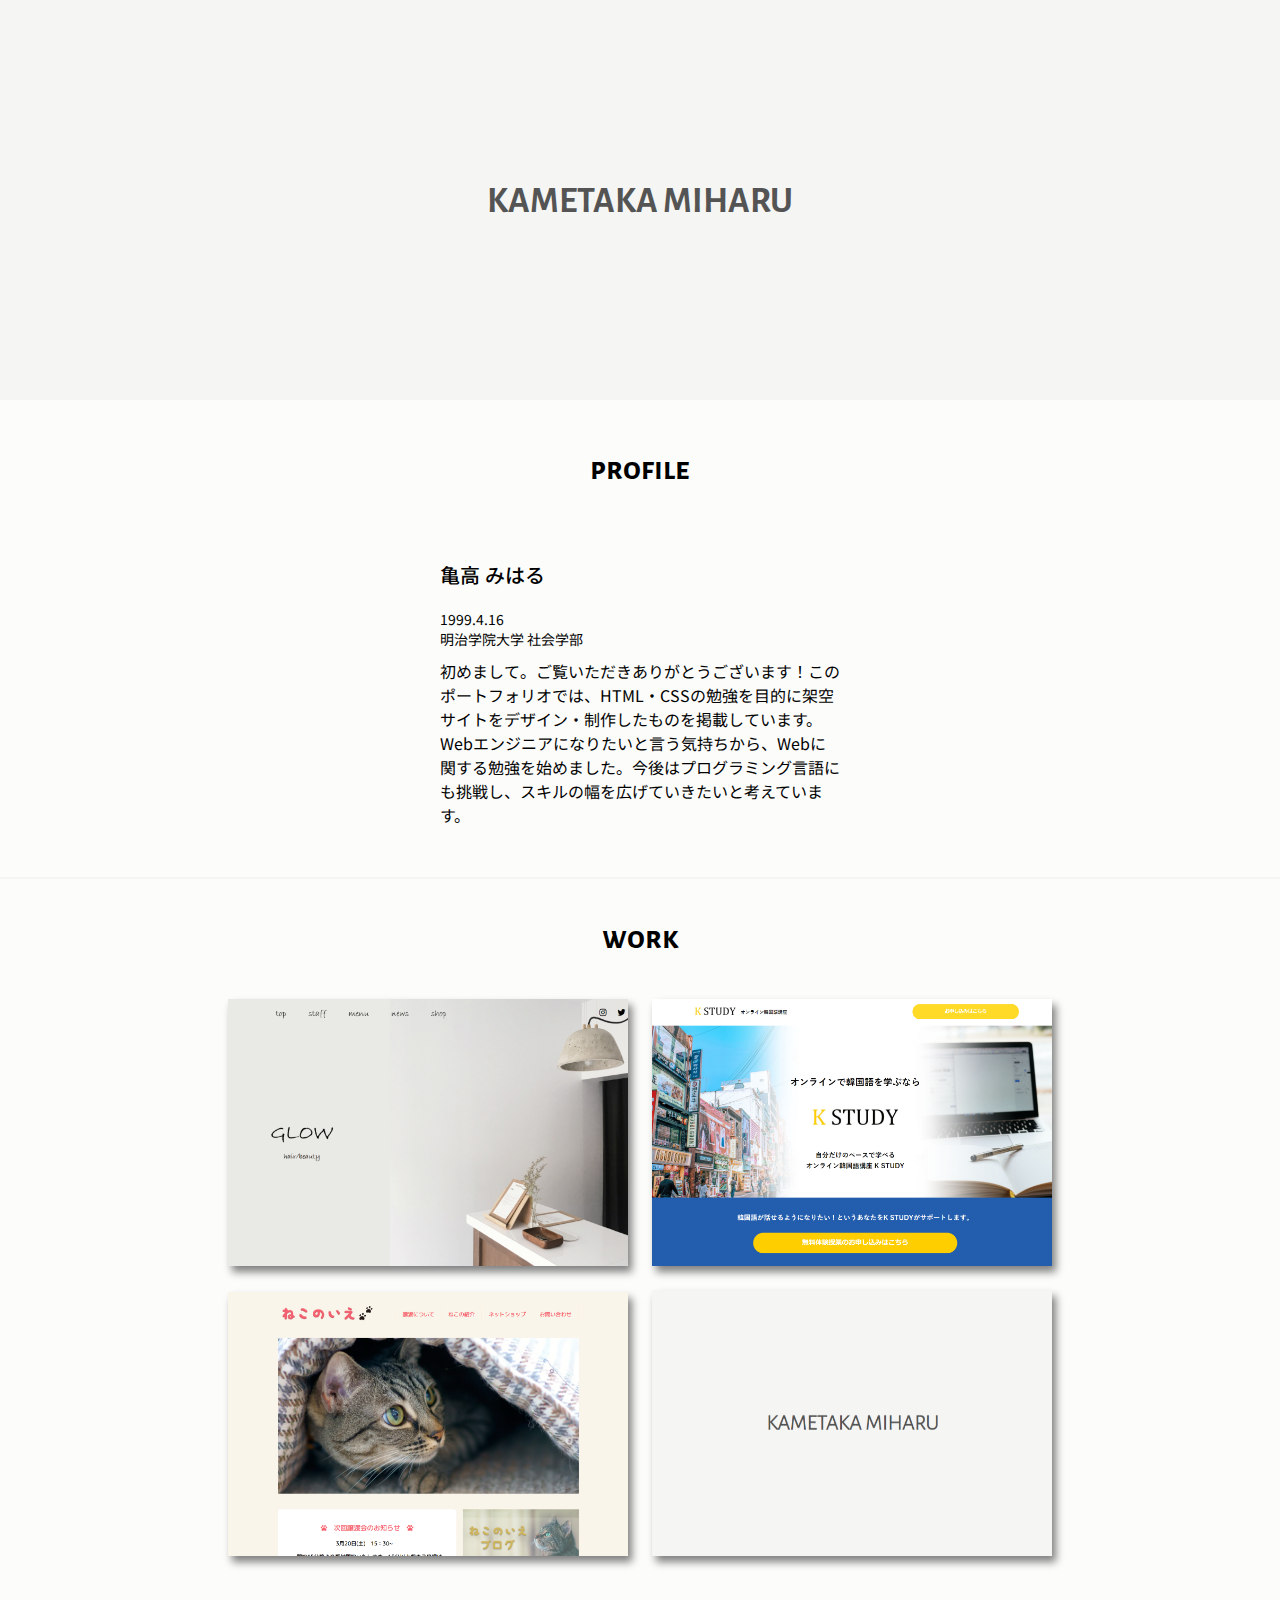
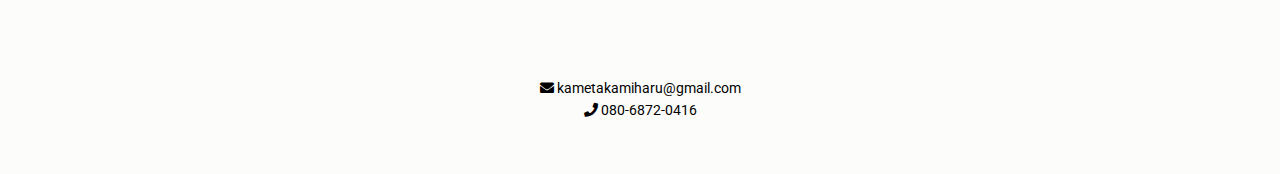
<file: index.html>
<!DOCTYPE html>
<html>
  <head>
    <meta charset="utf-8">
    <meta name="viewport" content="width=device-width, initial-scale=1.0">
    <title>KAMETAKA MIHARU</title>
    <link rel="stylesheet" href="stylesheet.css">
    <link rel="stylesheet" href="responsive.css">
    <link href="https://fonts.googleapis.com/css?family=Alegreya+Sans+SC:300" rel="stylesheet">
    <link href="https://fonts.googleapis.com/css?family=Noto+Sans+JP" rel="stylesheet">
    <link href="https://use.fontawesome.com/releases/v5.6.1/css/all.css" rel="stylesheet">
    <link rel="preconnect" href="https://fonts.gstatic.com">
    <link href="https://fonts.googleapis.com/css2?family=Roboto&display=swap" rel="stylesheet">
  </head>
  <body>
    <header>
      <p class="txtl">KAMETAKA MIHARU</p>
    </header>
    <div class="profile">
      <p class="txtm">profile</p>
      <div class="profile-in">
        <div class="profile-box">
<!--           <img class="profile-image" src="image/profile1.jpg" alt=""> -->
          <div class="profile-detail">
            <p class="txtm">亀高 みはる</p>
            <p class="txtss">1999.4.16</p>
            <p class="txtss">明治学院大学 社会学部</p>
            <p class="txts">初めまして。ご覧いただきありがとうございます！このポートフォリオでは、HTML・CSSの勉強を目的に架空サイトをデザイン・制作したものを掲載しています。
              Webエンジニアになりたいと言う気持ちから、Webに関する勉強を始めました。今後はプログラミング言語にも挑戦し、スキルの幅を広げていきたいと考えています。</p>
          </div>
        </div>
      </div>
    </div>
    <div class="line"></div>
    <div class="work">
      <p class="txtm">work</p>
      <div class="work-box">
        <a href="page/glow.html"><img class="work-image" src="image/FireShot Capture 080.png" alt=""></a>
        <a href="page/kstudy.html"><img class="work-image" src="image/FireShot Capture 077.png" alt=""></a>
      </div>
      <div class="work-box">
        <a href="page/nekonoie.html"><img class="work-image" src="image/FireShot Capture 074.png" alt=""></a>
        <a href="page/kametakamiharu.html"><img class="work-image" src="image/FireShot Capture 083.png" alt=""></a>
      </div>
    </div>
    <footer>
      <div class="footer-box">
        <p class="txtss"><i class="fas fa-envelope"></i> kametakamiharu@gmail.com</p>
        <p class="txtss"><i class="fas fa-phone"></i> 080-6872-0416</p>
      </div>
    </footer>
  </body>
</html>
</file>
<file: stylesheet.css>
body{
  margin: 0;
  padding: 0;
}

p,a{
  margin-top: 0;
}

.txtl{
  font-family: 'Alegreya Sans SC', sans-serif;
  font-size: 36px;
  font-weight: bold;
  color: #545454;
}

.txtm{
  font-family: 'Alegreya Sans SC', sans-serif;
  font-size: 32px;
  font-weight: bold;
}

.txts{
  font-family: "Noto Sans JP";
}

.txtss{
  font-family: "Noto Sans JP";
  font-size: 14px;
}

.line{
  border-top: 2px solid #F5F5F3;
  height: 10px;
  background-color: #fcfcfa;
}

/*/////////////////////////////header////////////////////////////////*/

header{
  text-align: center;
  height: 400px;
  background-color: #F5F5F3;
}

header .txtl{
  padding-top: 180px;
}

/*////////////////////////////profile///////////////////////////////////*/

.profile{
  text-align: center;
  background-color: #fcfcfa;
  padding: 30px 0;
}

.profile .txtm{
  padding: 20px 0;
}

.profile-in{
  padding-bottom: 20px;
}

.profile-image{
  width: 300px;
  vertical-align: bottom;
  padding-right: 30px;
}

.profile-detail{
  text-align: left;
  display: inline-block;
  width: 400px;
}

.profile-detail .txtm{
  font-size: 20px;
  font-weight: 500;
}

.profile-detail .txts{
  padding-top: 10px;
}

.profile-detail p{
  font-family:  "Noto Sans JP";
  margin-bottom: 0;
}


/*////////////////////////////////work///////////////////////////*/

.work{
  background-color: #fcfcfa;
  text-align: center;
  padding: 30px 0;
}

.work-image{
  width: 400px;
  margin: 10px;
  box-shadow: 4px 6px 8px gray;
}

.work-image:hover{
  opacity: 0.7;
}


/*///////////////////////////footer/////////////////////////////////*/

footer{
  background-color: #fcfcfa;
}

.footer-box{
  text-align: center;
  padding: 80px 0 50px 0;
}

.footer-box .txtss{
  font-family: 'Roboto', sans-serif;
  margin-bottom: 6px;
  text-decoration: none;
  color: black;
}



/*////////////////////////////page////////////////////////////////////*/

.page-box{
  padding: 60px 0;
  text-align: center;
  background-color: #fcfcfa;
}

.page-image{
  width: 800px;
  padding-bottom: 60px;
}

.page-box .txtbox{
  text-align: left;
  padding: 60px 200px;
}

.txtbox .txtm{
  font-family: 'Alegreya Sans SC', sans-serif;
}

.txtbox .txtss{
  margin: 0;
}

.txtbox .txts{
  margin-top: 20px;
}

.txtbox a{
  text-decoration: none;
  color: black;
}
</file>
<file: responsive.css>
@media(max-width: 480px){

.profile-detail{
  width: 280px;
}

.profile-image{
  padding-right: 0;
}

.work-image{
  width: 280px;
}

}
</file>
